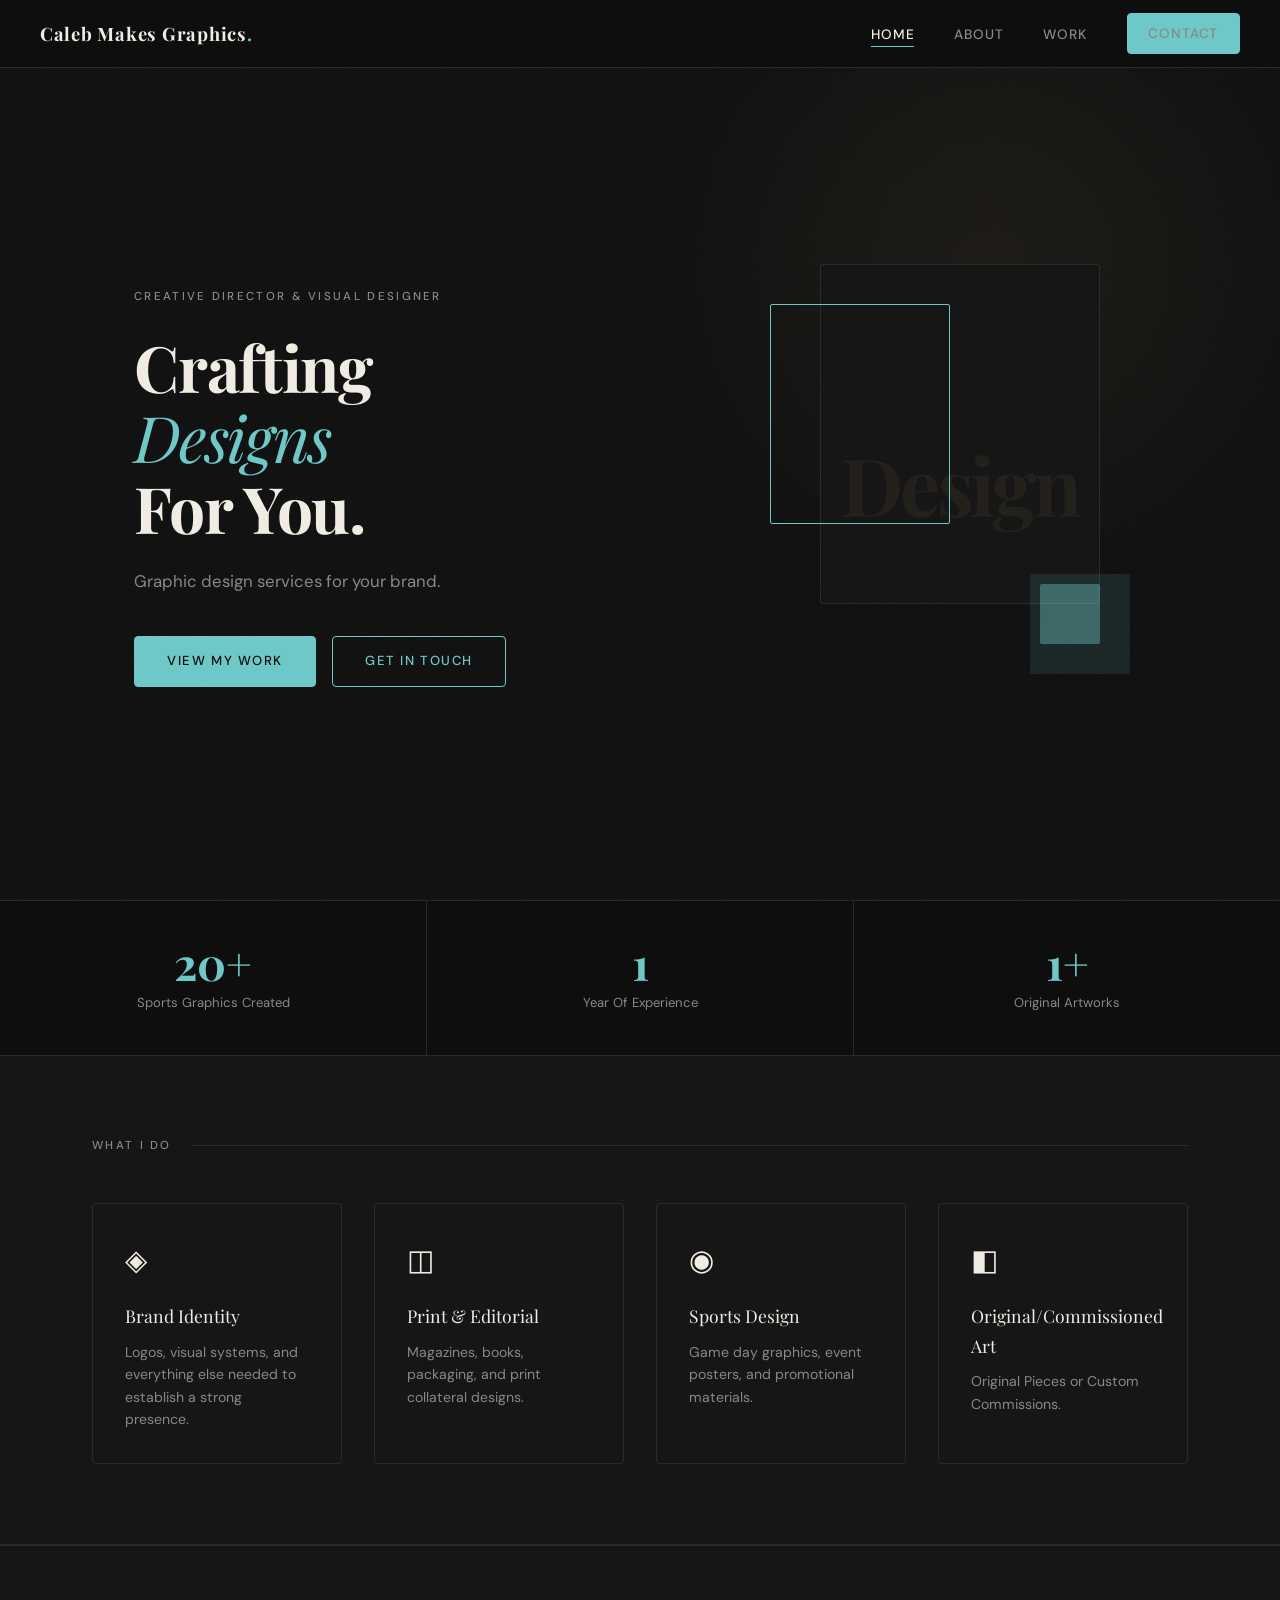
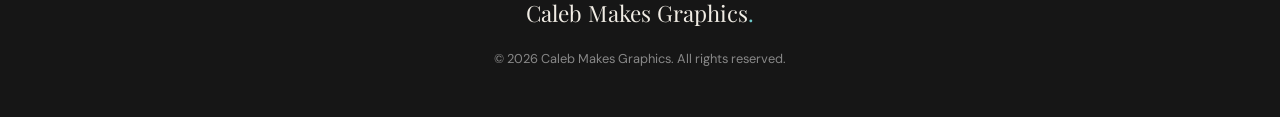
<file: index.html>
<!DOCTYPE html>
<html lang="en">
<head>
  <meta charset="UTF-8" />
  <meta name="viewport" content="width=device-width, initial-scale=1.0" />
  <title>Caleb Makes Graphics</title>
  <meta name="description" content="Award-winning graphic design studio specialising in brand identity, editorial, and digital experiences." />

  <!-- Google Fonts -->
  <link rel="preconnect" href="https://fonts.googleapis.com" />
  <link rel="preconnect" href="https://fonts.gstatic.com" crossorigin />
  <link href="https://fonts.googleapis.com/css2?family=Playfair+Display:ital,wght@0,400;0,700;1,400&family=DM+Sans:wght@300;400;500&display=swap" rel="stylesheet" />

  <!-- Shared stylesheet -->
  <link rel="stylesheet" href="css/style.css" />
  <link rel="icon" href="images/favicon.ico" type="image/x-icon" />
</head>
<body>

  <!-- ============================================================
       NAVIGATION (shared across all pages)
       nav.js automatically highlights the active link by filename.
  ============================================================ -->
  <nav>
    <a class="nav-logo" href="index.html">Caleb Makes Graphics<span>.</span></a>

    <ul class="nav-links">
      <li><a href="index.html">Home</a></li>
      <li><a href="about.html">About</a></li>
      <li><a href="projects.html">Work</a></li>
      <li><a href="contact.html" class="btn btn-solid" style="padding:0.5rem 1.3rem">Contact</a></li>
    </ul>

    <button class="hamburger" id="hamburger" aria-label="Toggle menu">
      <span></span><span></span><span></span>
    </button>
  </nav>

  <!-- Mobile dropdown -->
  <div class="mobile-menu" id="mobileMenu">
    <a href="index.html">Home</a>
    <a href="about.html">About</a>
    <a href="projects.html">Work</a>
    <a href="contact.html">Contact</a>
  </div>

  <!-- ============================================================
       MAIN CONTENT
       .page-enter triggers the fade-up animation on load.
  ============================================================ -->
  <main class="page-enter">

    <!-- ── HERO ─────────────────────────────────────────────── -->
    <section class="home-hero">
      <div class="hero-copy container">
        <div class="hero-eyebrow">
          <span class="label">Creative Director &amp; Visual Designer</span>
        </div>
        <h1 class="hero-title display">
          Crafting<br/>
          <span class="display-italic">Designs</span><br/>
          For You.
        </h1>
        <p class="hero-subtitle">
          Graphic design services for your brand.
        </p>
        <div class="hero-cta">
          <a href="projects.html" class="btn btn-solid">View My Work</a>
          <a href="contact.html" class="btn">Get in Touch</a>
        </div>
      </div>

      <!-- Abstract geometric art panel (hidden on mobile via CSS) -->
      <div class="hero-visual">
        <div class="hero-geo">
          <div class="geo-rect"></div>
          <div class="geo-rect"></div>
          <div class="geo-rect"></div>
          <div class="geo-rect"></div>
          <div class="geo-label">Design</div>
        </div>
      </div>
    </section>

    <!-- ── STATS BAR ──────────────────────────────────────────── -->
    <div class="stats">
      <div class="stat">
        <div class="stat-number">20+</div>
        <div class="stat-label">Sports Graphics Created</div>
      </div>
      <div class="stat">
        <div class="stat-number">1</div>
        <div class="stat-label">Year Of Experience</div>
      </div>
      <div class="stat">
        <div class="stat-number">1+</div>
        <div class="stat-label">Original Artworks</div>
      </div>
    </div>

    <!-- ── SERVICES ───────────────────────────────────────────── -->
    <div class="services-strip">
      <div class="container">
        <div class="divider"><span class="label">What I Do</span></div>
        <div class="services-grid">
          <div class="service-card">
            <div class="service-icon">◈</div>
            <div class="service-title">Brand Identity</div>
            <p class="service-desc">Logos, visual systems, and everything else needed to establish a strong presence.</p>
          </div>
          <div class="service-card">
            <div class="service-icon">◫</div>
            <div class="service-title">Print &amp; Editorial</div>
            <p class="service-desc">Magazines, books, packaging, and print collateral designs.</p>
          </div>
          <div class="service-card">
            <div class="service-icon">◉</div>
            <div class="service-title">Sports Design</div>
            <p class="service-desc">Game day graphics, event posters, and promotional materials.</p>
          </div>
          <div class="service-card">
            <div class="service-icon">◧</div>
            <div class="service-title">Original/Commissioned Art</div>
            <p class="service-desc">Original Pieces or Custom Commissions.</p>
          </div>
        </div>
      </div>
    </div>

  </main>

  <!-- ── FOOTER ─────────────────────────────────────────────── -->
  <footer>
    <div class="container">
      <div class="footer-logo">Caleb Makes Graphics<span>.</span></div>
      <p>&copy; 2026 Caleb Makes Graphics. All rights reserved.</p>
    </div>
  </footer>

  <!-- Shared navigation script -->
  <script src="js/nav.js"></script>
</body>
</html>
</file>
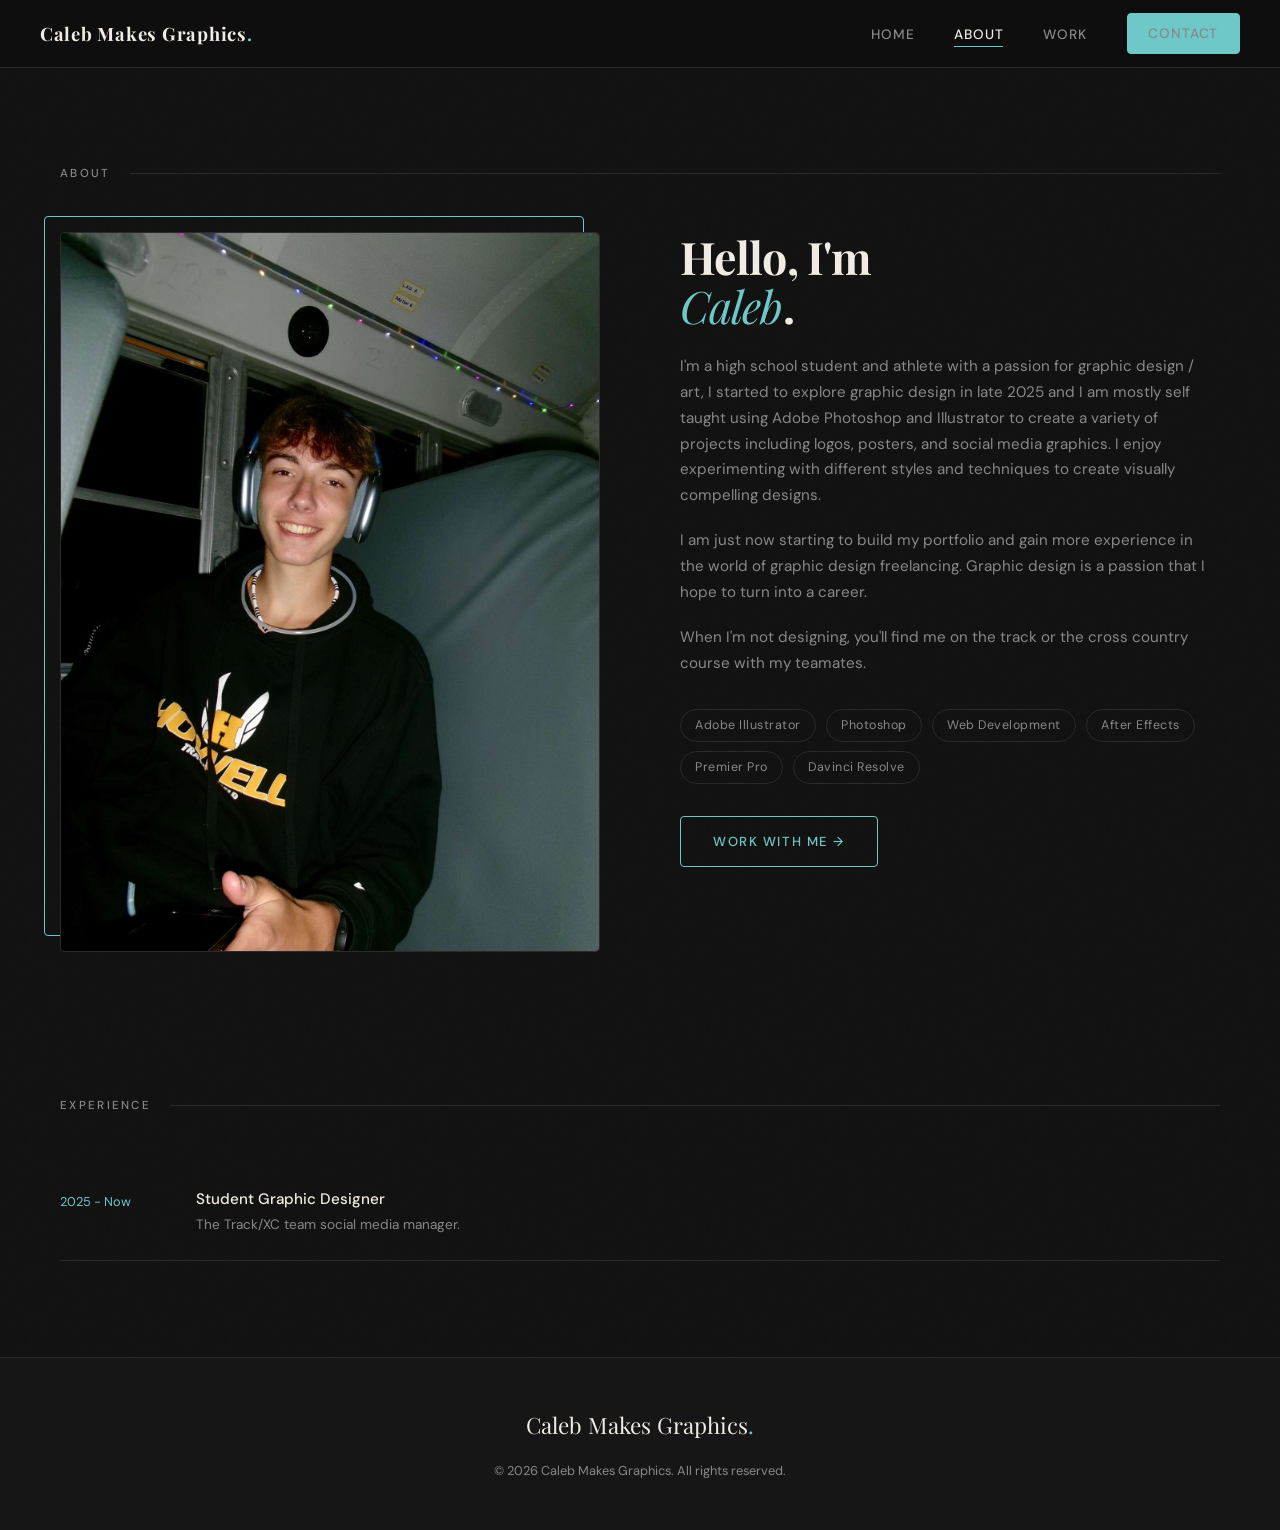
<file: about.html>
<!DOCTYPE html>
<html lang="en">
<head>
  <meta charset="UTF-8" />
  <meta name="viewport" content="width=device-width, initial-scale=1.0" />
  <title>Caleb Makes Graphics — About</title>
  <meta name="description" content="Learn about Alex Monroe — creative director and graphic designer based in New York City." />

  <!-- Google Fonts -->
  <link rel="preconnect" href="https://fonts.googleapis.com" />
  <link rel="preconnect" href="https://fonts.gstatic.com" crossorigin />
  <link href="https://fonts.googleapis.com/css2?family=Playfair+Display:ital,wght@0,400;0,700;1,400&family=DM+Sans:wght@300;400;500&display=swap" rel="stylesheet" />

  <!-- Shared stylesheet -->
  <link rel="stylesheet" href="css/style.css" />
  <link rel="icon" href="images/favicon.ico" type="image/x-icon" />
</head>
<body>

  <!-- ============================================================
       NAVIGATION
  ============================================================ -->
  <nav>
    <a class="nav-logo" href="index.html">Caleb Makes Graphics<span>.</span></a>

    <ul class="nav-links">
      <li><a href="index.html">Home</a></li>
      <li><a href="about.html">About</a></li>
      <li><a href="projects.html">Work</a></li>
      <li><a href="contact.html" class="btn btn-solid" style="padding:0.5rem 1.3rem">Contact</a></li>
    </ul>

    <button class="hamburger" id="hamburger" aria-label="Toggle menu">
      <span></span><span></span><span></span>
    </button>
  </nav>

  <div class="mobile-menu" id="mobileMenu">
    <a href="index.html">Home</a>
    <a href="about.html">About</a>
    <a href="projects.html">Work</a>
    <a href="contact.html">Contact</a>
  </div>

  <!-- ============================================================
       MAIN CONTENT
  ============================================================ -->
  <main class="page-enter">
    <div class="container section-pad">

      <div class="divider"><span class="label">About</span></div>

      <!-- ── BIO GRID ─────────────────────────────────────────── -->
      <div class="about-grid">

        <!-- ★ PORTRAIT PHOTO ★
             To use your own photo:
             1. Drop your image file into the  images/  folder
             2. Replace  images/portrait.jpg  below with your filename
             3. Update the alt text with your name
             Recommended size: at least 600 × 700 px.              -->
        <div class="about-img-wrap">
          <div class="about-portrait">
            <img
              src="images/Website portrait.JPG"
              alt="Caleb — Creative Director & Visual Designer"
              onerror="this.style.display='none';this.nextElementSibling.style.display='flex';"
              style="width:100%;height:100%;object-fit:cover;display:block;border-radius:inherit;"
            />
            <!-- Fallback shown when no photo is present yet -->
            <svg style="display:none;width:100%;height:100%" viewBox="0 0 100 120" fill="none" xmlns="http://www.w3.org/2000/svg">
              <ellipse cx="50" cy="35" rx="22" ry="24" fill="#c8a96e"/>
              <path d="M10 120 C10 80 90 80 90 120Z" fill="#c8a96e"/>
            </svg>
          </div>
        </div>

        <!-- Bio copy column -->
        <div class="about-copy">
          <h2 class="display">
            Hello, I'm<br/>
            <span class="display-italic">Caleb</span>.
          </h2>
          <p>
            I'm a high school student and athlete with a passion for graphic design / art,
            I started to explore graphic design in late 2025 and I am mostly self taught using Adobe Photoshop and Illustrator 
            to create a variety of projects including logos, posters, and social media graphics.
            I enjoy experimenting with different styles and techniques to create visually compelling designs.
          </p>
          <p>
            I am just now starting to build my portfolio and gain more experience in the world of graphic design freelancing.
            Graphic design is a passion that I hope to turn into a career.
          </p>
          <p>
            When I'm not designing, you'll find me on the track or the cross country course with my teamates.
          </p>

          <!-- Tool / software tags -->
          <div class="skills-list">
            <span class="skill-tag">Adobe Illustrator</span>
            <span class="skill-tag">Photoshop</span>
            <span class="skill-tag">Web Development</span>
            <span class="skill-tag">After Effects</span>
            <span class="skill-tag">Premier Pro</span>
            <span class="skill-tag">Davinci Resolve</span>
          </div>

          <a href="contact.html" class="btn">Work With Me →</a>
        </div>

      </div><!-- /.about-grid -->

      <!-- ── EXPERIENCE TIMELINE ──────────────────────────────── -->
      <div class="timeline">
        <div class="divider" style="margin-top:5rem">
          <span class="label">Experience</span>
        </div>

        <div class="timeline-item">
          <div class="timeline-year">2025 - Now</div>
          <div>
            <div class="timeline-role">Student Graphic Designer</div>
            <div class="timeline-place">The Track/XC team social media manager.</div>
          </div>
        </div>

      </div><!-- /.timeline -->

    </div><!-- /.container -->
  </main>

  <!-- ── FOOTER ─────────────────────────────────────────────── -->
  <footer>
    <div class="container">
      <div class="footer-logo">Caleb Makes Graphics<span>.</span></div>
      <p>&copy; 2026 Caleb Makes Graphics. All rights reserved.</p>
    </div>
  </footer>

  <!-- Shared navigation script -->
  <script src="js/nav.js"></script>
</body>
</html>
</file>
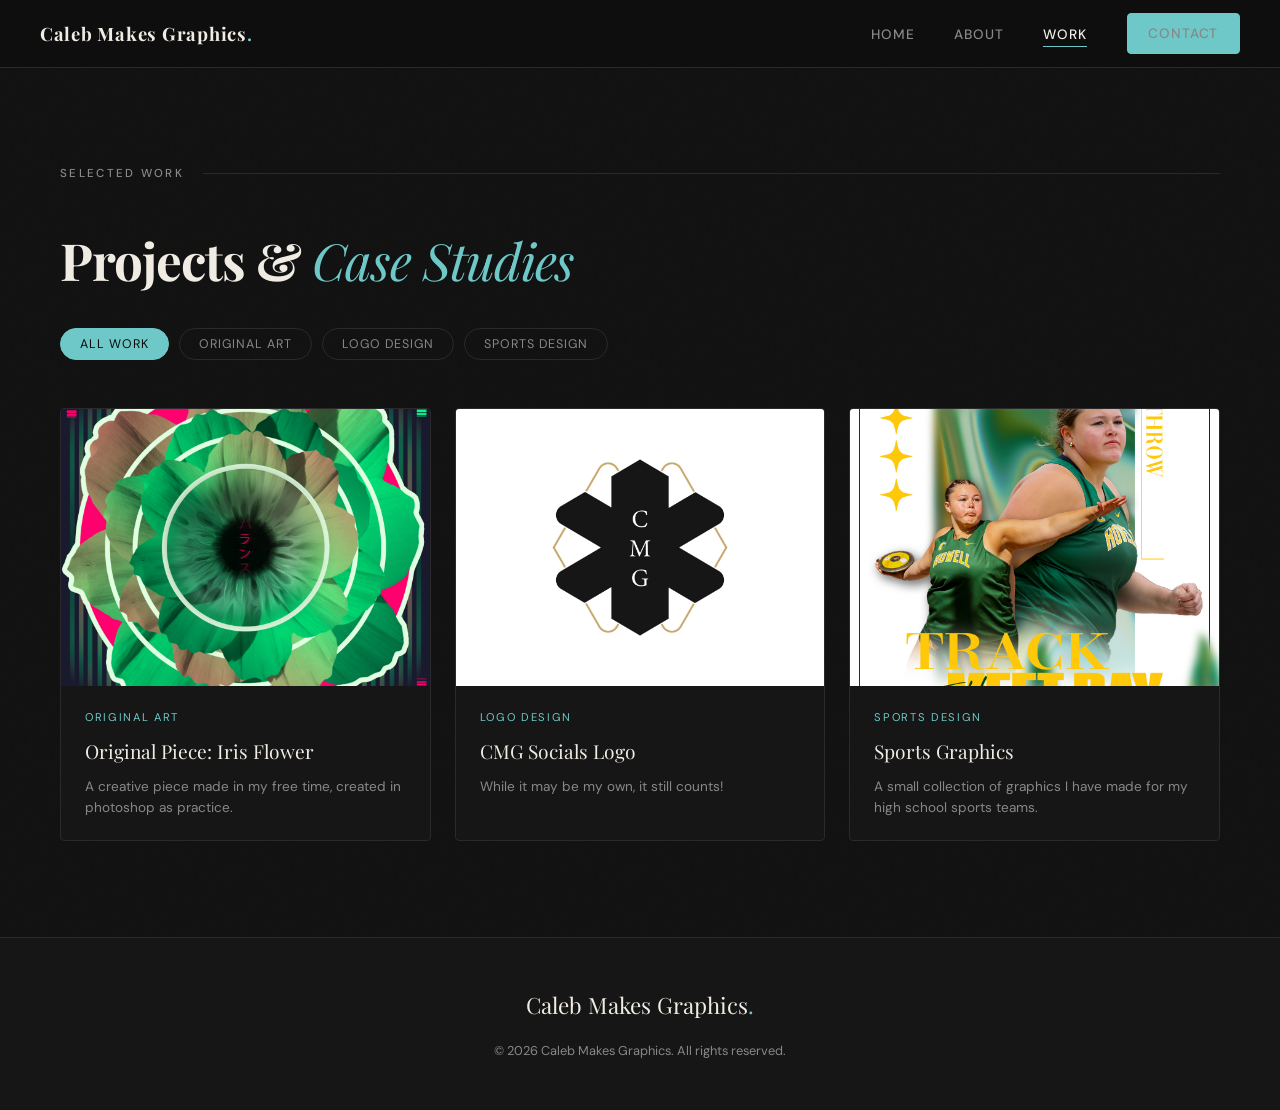
<file: projects.html>
<!DOCTYPE html>
<html lang="en">
<head>
  <meta charset="UTF-8" />
  <meta name="viewport" content="width=device-width, initial-scale=1.0" />
  <title>Caleb Makes Graphics — Work</title>
  <meta name="description" content="Selected projects and case studies by Alex Monroe — brand identity, editorial, digital design, and motion." />

  <!-- Google Fonts -->
  <link rel="preconnect" href="https://fonts.googleapis.com" />
  <link rel="preconnect" href="https://fonts.gstatic.com" crossorigin />
  <link href="https://fonts.googleapis.com/css2?family=Playfair+Display:ital,wght@0,400;0,700;1,400&family=DM+Sans:wght@300;400;500&display=swap" rel="stylesheet" />

  <!-- Shared stylesheet -->
  <link rel="stylesheet" href="css/style.css" />
  <link rel="icon" href="images/favicon.ico" type="image/x-icon" />
</head>
<body>

  <!-- ============================================================
       NAVIGATION
  ============================================================ -->
  <nav>
    <a class="nav-logo" href="index.html">Caleb Makes Graphics<span>.</span></a>

    <ul class="nav-links">
      <li><a href="index.html">Home</a></li>
      <li><a href="about.html">About</a></li>
      <li><a href="projects.html">Work</a></li>
      <li><a href="contact.html" class="btn btn-solid" style="padding:0.5rem 1.3rem">Contact</a></li>
    </ul>

    <button class="hamburger" id="hamburger" aria-label="Toggle menu">
      <span></span><span></span><span></span>
    </button>
  </nav>

  <div class="mobile-menu" id="mobileMenu">
    <a href="index.html">Home</a>
    <a href="about.html">About</a>
    <a href="projects.html">Work</a>
    <a href="contact.html">Contact</a>
  </div>

  <!-- ============================================================
       MAIN CONTENT
       The filter bar and project cards are injected by projects.js.
  ============================================================ -->
  <main class="page-enter">
    <div class="container section-pad">

      <div class="divider"><span class="label">Selected Work</span></div>

      <h1 class="display" style="font-size:clamp(2rem,4vw,3.5rem);margin-bottom:2.5rem">
        Projects &amp; <span class="display-italic">Case Studies</span>
      </h1>

      <!-- Filter buttons — populated by projects.js -->
      <div class="filter-bar" id="filterBar"></div>

      <!-- Project cards — populated by projects.js -->
      <div class="projects-grid" id="projectsGrid"></div>

    </div>
  </main>

  <!-- ── PROJECT LIGHTBOX MODAL ─────────────────────────────────
       Hidden by default. Opened by openModal(id) in projects.js.
       Clicking the dark overlay or pressing Escape closes it.
  ─────────────────────────────────────────────────────────────── -->
  <div class="modal-overlay" id="modalOverlay" onclick="closeModal(event)">
    <div class="modal" id="modal">
      <div class="modal-header" id="modalHeader">
        <!-- Populated by projects.js -->
      </div>
      <div class="modal-body" id="modalBody">
        <!-- Populated by projects.js -->
      </div>
    </div>
  </div>

  <!-- ── FOOTER ─────────────────────────────────────────────── -->
  <footer>
    <div class="container">
      <div class="footer-logo">Caleb Makes Graphics<span>.</span></div>
      <p>&copy; 2026 Caleb Makes Graphics. All rights reserved.</p>
    </div>
  </footer>

  <!-- Shared nav script + page-specific projects script -->
  <script src="js/nav.js"></script>
  <script src="js/projects.js"></script>
</body>
</html>
</file>
<file: css/style.css>
/* ================================================================
   style.css — Shared styles for the entire portfolio site
   Import order: tokens → reset → typography → layout →
                 nav → components → pages → responsive
   ================================================================ */

/* ----------------------------------------------------------------
   1. DESIGN TOKENS (CSS Custom Properties)
   Edit these to retheme the entire site from one place.
   ---------------------------------------------------------------- */
:root {
  /* Colours */
  --bg:      #0e0e0e;
  --surface: #161616;
  --border:  #2a2a2a;
  --text:    #f0ece4;
  --muted:   #888;
  --accent:  #6ec8c8;   /* warm gold */
  --accent2: #2e4b4b;
  --error:   #e05050;

  /* Typography */
  --font-display: 'Playfair Display', Georgia, serif;
  --font-body:    'DM Sans', sans-serif;

  /* Layout */
  --nav-h:  68px;
  --radius: 4px;

  /* Animation */
  --ease: cubic-bezier(0.4, 0, 0.2, 1);
}

/* ----------------------------------------------------------------
   2. RESET & BASE
   ---------------------------------------------------------------- */
*, *::before, *::after {
  box-sizing: border-box;
  margin: 0;
  padding: 0;
}

html { scroll-behavior: smooth; }

body {
  background: var(--bg);
  color: var(--text);
  font-family: var(--font-body);
  font-size: 16px;
  line-height: 1.7;
  overflow-x: hidden;
  /* Subtle grain texture for depth — purely decorative */
  background-image: url("data:image/svg+xml,%3Csvg xmlns='http://www.w3.org/2000/svg' width='200' height='200'%3E%3Cfilter id='n'%3E%3CfeTurbulence type='fractalNoise' baseFrequency='0.75' numOctaves='4' stitchTiles='stitch'/%3E%3C/filter%3E%3Crect width='200' height='200' filter='url(%23n)' opacity='0.04'/%3E%3C/svg%3E");
}

img { max-width: 100%; display: block; }
a   { color: inherit; text-decoration: none; }
ul  { list-style: none; }

/* ----------------------------------------------------------------
   3. TYPOGRAPHY HELPERS
   ---------------------------------------------------------------- */
.display {
  font-family: var(--font-display);
  font-weight: 700;
  line-height: 1.1;
  letter-spacing: -0.02em;
}

/* Italic gold accent used inside headings */
.display-italic {
  font-family: var(--font-display);
  font-style: italic;
  font-weight: 400;
  color: var(--accent);
}

/* ALL-CAPS eyebrow / section labels */
.label {
  font-size: 0.72rem;
  font-weight: 500;
  letter-spacing: 0.2em;
  text-transform: uppercase;
  color: var(--muted);
}

/* ----------------------------------------------------------------
   4. LAYOUT UTILITIES
   ---------------------------------------------------------------- */
.container {
  max-width: 1160px;
  margin: 0 auto;
  padding: 0 2rem;
}

/* Full-height page padding that clears the fixed nav */
.section-pad    { padding: calc(var(--nav-h) + 6rem) 0 6rem; }
.section-pad-sm { padding: 5rem 0; }

/* Horizontal rule with a floating label on the left */
.divider {
  display: flex;
  align-items: center;
  gap: 1.2rem;
  margin-bottom: 3rem;
}
.divider::after {
  content: '';
  flex: 1;
  height: 1px;
  background: var(--border);
}

/* Page fade-in animation — applied to the <main> on each page */
@keyframes fadeUp {
  from { opacity: 0; transform: translateY(24px); }
  to   { opacity: 1; transform: translateY(0); }
}
.page-enter {
  animation: fadeUp 0.55s var(--ease) both;
}

/* ----------------------------------------------------------------
   5. BUTTONS
   ---------------------------------------------------------------- */
.btn {
  display: inline-flex;
  align-items: center;
  gap: 0.6rem;
  padding: 0.85rem 2rem;
  border: 1px solid var(--accent);
  color: var(--accent);
  font-family: var(--font-body);
  font-size: 0.82rem;
  font-weight: 500;
  letter-spacing: 0.12em;
  text-transform: uppercase;
  cursor: pointer;
  background: transparent;
  border-radius: var(--radius);
  transition: background 0.22s, color 0.22s, transform 0.18s;
}
.btn:hover {
  background: var(--accent);
  color: var(--bg);
  transform: translateY(-2px);
}

/* Filled variant */
.btn-solid {
  background: var(--accent);
  color: var(--bg);
}
.btn-solid:hover {
  background: var(--accent2);
  color: var(--bg);
}

/* ----------------------------------------------------------------
   6. NAVIGATION
   Fixed glassmorphism bar shared by every page.
   nav.js handles the active-link highlighting and hamburger logic.
   ---------------------------------------------------------------- */
nav {
  position: fixed;
  top: 0; left: 0; right: 0;
  height: var(--nav-h);
  display: flex;
  align-items: center;
  justify-content: space-between;
  padding: 0 2.5rem;
  z-index: 100;
  background: rgba(14, 14, 14, 0.82);
  backdrop-filter: blur(14px);
  -webkit-backdrop-filter: blur(14px);
  border-bottom: 1px solid var(--border);
  transition: background 0.3s var(--ease);
}

.nav-logo {
  font-family: var(--font-display);
  font-size: 1.15rem;
  font-weight: 700;
  letter-spacing: 0.04em;
}
.nav-logo span { color: var(--accent); }

.nav-links {
  display: flex;
  gap: 2.5rem;
  align-items: center;
}
.nav-links a {
  font-size: 0.85rem;
  font-weight: 500;
  letter-spacing: 0.06em;
  text-transform: uppercase;
  color: var(--muted);
  transition: color 0.2s;
  position: relative;
}
/* Animated underline */
.nav-links a::after {
  content: '';
  position: absolute;
  bottom: -4px; left: 0;
  width: 0; height: 1px;
  background: var(--accent);
  transition: width 0.25s var(--ease);
}
.nav-links a:hover,
.nav-links a.active           { color: var(--text); }
.nav-links a:hover::after,
.nav-links a.active::after    { width: 100%; }

/* Hamburger — hidden on desktop, shown on mobile */
.hamburger {
  display: none;
  flex-direction: column;
  gap: 5px;
  cursor: pointer;
  background: none;
  border: none;
  padding: 4px;
}
.hamburger span {
  display: block;
  width: 24px; height: 1.5px;
  background: var(--text);
  transition: transform 0.3s, opacity 0.3s;
}
/* Hamburger → X morphing animation */
.hamburger.open span:nth-child(1) { transform: translateY(6.5px) rotate(45deg); }
.hamburger.open span:nth-child(2) { opacity: 0; }
.hamburger.open span:nth-child(3) { transform: translateY(-6.5px) rotate(-45deg); }

/* Full-width dropdown for mobile nav */
.mobile-menu {
  display: none;
  position: fixed;
  top: var(--nav-h); left: 0; right: 0;
  background: rgba(14, 14, 14, 0.97);
  backdrop-filter: blur(14px);
  padding: 2rem;
  flex-direction: column;
  gap: 1.5rem;
  border-bottom: 1px solid var(--border);
  z-index: 99;
}
.mobile-menu.open { display: flex; }
.mobile-menu a {
  font-size: 1.4rem;
  font-family: var(--font-display);
  color: var(--muted);
  transition: color 0.2s;
}
.mobile-menu a:hover,
.mobile-menu a.active { color: var(--text); }

/* ----------------------------------------------------------------
   7. FOOTER
   Shared footer used on every page.
   ---------------------------------------------------------------- */
footer {
  background: var(--surface);
  border-top: 1px solid var(--border);
  padding: 3rem 0;
  text-align: center;
}
footer .footer-logo {
  font-family: var(--font-display);
  font-size: 1.4rem;
  margin-bottom: 1rem;
}
footer .footer-logo span { color: var(--accent); }
footer p { font-size: 0.8rem; color: var(--muted); }

/* ================================================================
   PAGE-SPECIFIC STYLES
   Grouped here to keep each HTML file lightweight. Prefix rules
   with a page class or comment block for clarity.
   ================================================================ */

/* ----------------------------------------------------------------
   HOME PAGE
   ---------------------------------------------------------------- */
.home-hero {
  min-height: 100vh;
  display: grid;
  grid-template-columns: 1fr 1fr;
  align-items: center;
  padding-top: var(--nav-h);
  position: relative;
  overflow: hidden;
}

/* Large radial glow behind the hero text column */
.home-hero::before {
  content: '';
  position: absolute;
  top: -10%; right: -5%;
  width: 55vw; height: 55vw;
  border-radius: 50%;
  background: radial-gradient(circle, rgba(200,169,110,0.07) 0%, transparent 70%);
  pointer-events: none;
}

.hero-copy {
  padding: 4rem 2rem 4rem 2rem;
  max-width: 580px;
}
.hero-eyebrow { margin-bottom: 1.5rem; }
.hero-title {
  font-size: clamp(2.8rem, 5vw, 5rem);
  margin-bottom: 1.5rem;
}
.hero-subtitle {
  font-size: 1.05rem;
  color: var(--muted);
  max-width: 420px;
  margin-bottom: 2.5rem;
}
.hero-cta { display: flex; gap: 1rem; flex-wrap: wrap; }

/* Right panel: abstract geometric composition */
.hero-visual {
  position: relative;
  height: 100%;
  min-height: 500px;
  display: flex;
  align-items: center;
  justify-content: center;
}
.hero-geo {
  position: relative;
  width: 380px; height: 440px;
}
.geo-rect {
  position: absolute;
  border-radius: 2px;
}
.geo-rect:nth-child(1) {
  width: 280px; height: 340px;
  top: 0; left: 50px;
  background: var(--surface);
  border: 1px solid var(--border);
}
.geo-rect:nth-child(2) {
  width: 180px; height: 220px;
  top: 40px; left: 0;
  background: transparent;
  border: 1px solid var(--accent);
  animation: floatA 6s ease-in-out infinite;
}
.geo-rect:nth-child(3) {
  width: 100px; height: 100px;
  bottom: 30px; right: 20px;
  background: var(--accent);
  opacity: 0.12;
}
.geo-rect:nth-child(4) {
  width: 60px; height: 60px;
  bottom: 60px; right: 50px;
  background: var(--accent);
  opacity: 0.4;
  animation: floatB 5s ease-in-out infinite 1s;
}
.geo-label {
  position: absolute;
  top: 50%; left: 50%;
  transform: translate(-50%, -50%);
  font-family: var(--font-display);
  font-size: 5rem;
  font-weight: 700;
  color: rgba(200,169,110,0.08);
  white-space: nowrap;
  pointer-events: none;
  letter-spacing: -0.04em;
}

@keyframes floatA {
  0%, 100% { transform: translate(0, 0); }
  50%       { transform: translate(-8px, -12px); }
}
@keyframes floatB {
  0%, 100% { transform: translate(0, 0) rotate(0deg); }
  50%       { transform: translate(6px, -10px) rotate(8deg); }
}

/* Stats bar */
.stats {
  display: grid;
  grid-template-columns: repeat(3, 1fr);
  gap: 1px;
  background: var(--border);
  border-top: 1px solid var(--border);
}
.stat {
  background: var(--bg);
  padding: 2.5rem 2rem;
  text-align: center;
}
.stat-number {
  font-family: var(--font-display);
  font-size: 2.8rem;
  font-weight: 700;
  color: var(--accent);
  line-height: 1;
  margin-bottom: 0.4rem;
}
.stat-label { font-size: 0.82rem; color: var(--muted); }

/* Services strip */
.services-strip {
  padding: 5rem 0;
  background: var(--surface);
  border-top: 1px solid var(--border);
  border-bottom: 1px solid var(--border);
}
.services-grid {
  display: grid;
  grid-template-columns: repeat(auto-fit, minmax(220px, 1fr));
  gap: 2rem;
}
.service-card {
  padding: 2rem;
  border: 1px solid var(--border);
  border-radius: var(--radius);
  transition: border-color 0.25s, transform 0.25s;
}
.service-card:hover {
  border-color: var(--accent);
  transform: translateY(-4px);
}
.service-icon  { font-size: 1.8rem; margin-bottom: 1rem; }
.service-title {
  font-family: var(--font-display);
  font-size: 1.1rem;
  margin-bottom: 0.6rem;
}
.service-desc { font-size: 0.88rem; color: var(--muted); line-height: 1.6; }

/* ----------------------------------------------------------------
   ABOUT PAGE
   ---------------------------------------------------------------- */
.about-grid {
  display: grid;
  grid-template-columns: 1fr 1fr;
  gap: 5rem;
  align-items: start;
}

/* Portrait with offset gold-border frame */
.about-img-wrap { position: relative; }
.about-img-wrap::before {
  content: '';
  position: absolute;
  top: -16px; left: -16px;
  right: 16px; bottom: 16px;
  border: 1px solid var(--accent);
  border-radius: var(--radius);
  pointer-events: none;
  z-index: 0;
}
.about-portrait {
  position: relative;
  z-index: 1;
  width: 100%; aspect-ratio: 3/4;
  background: var(--surface);
  border-radius: var(--radius);
  border: 1px solid var(--border);
  display: flex;
  align-items: center;
  justify-content: center;
  overflow: hidden;
}
.about-portrait svg { width: 60%; height: 60%; opacity: 0.12; }

.about-copy h2 { font-size: clamp(2rem, 3.5vw, 3rem); margin-bottom: 1.5rem; }
.about-copy p  { color: var(--muted); font-size: 0.95rem; margin-bottom: 1.2rem; }
.about-copy p:last-of-type { margin-bottom: 2rem; }

/* Skill / tool pill tags */
.skills-list { display: flex; flex-wrap: wrap; gap: 0.6rem; margin-bottom: 2rem; }
.skill-tag {
  padding: 0.3rem 0.9rem;
  border: 1px solid var(--border);
  border-radius: 99px;
  font-size: 0.78rem;
  color: var(--muted);
  letter-spacing: 0.04em;
  transition: border-color 0.2s, color 0.2s;
}
.skill-tag:hover { border-color: var(--accent); color: var(--accent); }

/* Experience timeline */
.timeline { padding-top: 4rem; }
.timeline-item {
  display: grid;
  grid-template-columns: 7rem 1fr;
  gap: 1.5rem;
  padding: 1.5rem 0;
  border-bottom: 1px solid var(--border);
}
.timeline-year  { font-size: 0.8rem; color: var(--accent); padding-top: 0.25rem; }
.timeline-role  { font-size: 0.95rem; font-weight: 500; }
.timeline-place { font-size: 0.85rem; color: var(--muted); }

/* ----------------------------------------------------------------
   PROJECTS PAGE
   ---------------------------------------------------------------- */
.filter-bar { display: flex; gap: 0.6rem; flex-wrap: wrap; margin-bottom: 3rem; }
.filter-btn {
  padding: 0.45rem 1.2rem;
  border: 1px solid var(--border);
  border-radius: 99px;
  font-size: 0.78rem;
  letter-spacing: 0.08em;
  text-transform: uppercase;
  color: var(--muted);
  cursor: pointer;
  background: transparent;
  font-family: var(--font-body);
  transition: border-color 0.2s, color 0.2s, background 0.2s;
}
.filter-btn:hover { border-color: var(--accent); color: var(--accent); }
.filter-btn.active {
  background: var(--accent);
  border-color: var(--accent);
  color: var(--bg);
}

/* Responsive card grid */
.projects-grid {
  display: grid;
  grid-template-columns: repeat(auto-fill, minmax(320px, 1fr));
  gap: 1.5rem;
}

.project-card {
  background: var(--surface);
  border: 1px solid var(--border);
  border-radius: var(--radius);
  overflow: hidden;
  cursor: pointer;
  transition: border-color 0.25s, transform 0.25s;
}
.project-card:hover {
  border-color: var(--accent);
  transform: translateY(-6px);
}

.project-thumb {
  aspect-ratio: 4/3;
  display: flex;
  align-items: center;
  justify-content: center;
  position: relative;
  overflow: hidden;
}
.project-thumb-icon { font-size: 3rem; opacity: 0.5; position: relative; z-index: 1; }

/* Darken thumbnail on hover */
.project-thumb::after {
  content: '';
  position: absolute;
  inset: 0;
  background: rgba(14,14,14,0.5);
  opacity: 0;
  transition: opacity 0.3s;
}
.project-card:hover .project-thumb::after { opacity: 1; }

.project-info     { padding: 1.4rem 1.5rem; }
.project-category { font-size: 0.7rem; letter-spacing: 0.15em; text-transform: uppercase; color: var(--accent); margin-bottom: 0.5rem; }
.project-title    { font-family: var(--font-display); font-size: 1.2rem; margin-bottom: 0.5rem; }
.project-desc     { font-size: 0.85rem; color: var(--muted); line-height: 1.55; }

/* Lightbox / modal overlay */
.modal-overlay {
  display: none;
  position: fixed;
  inset: 0;
  background: rgba(0,0,0,0.92);
  z-index: 200;
  overflow-y: auto;
  padding: 2rem;
  align-items: flex-start;
  justify-content: center;
}
.modal-overlay.open { display: flex; }
.modal {
  background: var(--surface);
  border: 1px solid var(--border);
  border-radius: var(--radius);
  max-width: 760px;
  width: 100%;
  margin: auto;
  overflow: hidden;
  animation: fadeUp 0.35s var(--ease);
}
.modal-header {
  aspect-ratio: 16/9;
  display: flex;
  align-items: center;
  justify-content: center;
  font-size: 5rem;
  position: relative;
  overflow: hidden;
}

/* ── Carousel ─────────────────────────────────────────────────── */
.carousel {
  position: absolute;
  inset: 0;
  display: flex;
  align-items: center;
  justify-content: center;
}
.carousel-track {
  width: 100%;
  height: 100%;
  display: flex;
  align-items: center;
  justify-content: center;
}
/* object-fit: contain → always shows the full image, no cropping */
.carousel-img {
  max-width: 100%;
  max-height: 100%;
  width: auto;
  height: auto;
  object-fit: contain;
  display: block;
}
.carousel-arrow {
  position: absolute;
  top: 50%;
  transform: translateY(-50%);
  background: rgba(0,0,0,0.55);
  border: 1px solid rgba(255,255,255,0.15);
  color: #fff;
  width: 38px;
  height: 38px;
  border-radius: 50%;
  cursor: pointer;
  font-size: 1rem;
  display: flex;
  align-items: center;
  justify-content: center;
  transition: background 0.2s;
  z-index: 2;
  left: 0.75rem;
}
.carousel-arrow:hover   { background: var(--accent); border-color: var(--accent); }
.carousel-arrow-right   { left: auto; right: 0.75rem; }
.carousel-dots {
  position: absolute;
  bottom: 0.6rem;
  left: 50%;
  transform: translateX(-50%);
  display: flex;
  gap: 0.4rem;
  z-index: 2;
}
.carousel-dot {
  width: 7px;
  height: 7px;
  border-radius: 50%;
  border: 1px solid rgba(255,255,255,0.4);
  background: rgba(255,255,255,0.2);
  cursor: pointer;
  padding: 0;
  transition: background 0.2s, border-color 0.2s;
}
.carousel-dot.active,
.carousel-dot:hover { background: var(--accent); border-color: var(--accent); }
.modal-body      { padding: 2rem 2.5rem; }
.modal-body h2   { font-family: var(--font-display); font-size: 2rem; margin-bottom: 1rem; }
.modal-body p    { color: var(--muted); font-size: 0.92rem; margin-bottom: 1.2rem; }
.modal-tags      { display: flex; gap: 0.5rem; flex-wrap: wrap; margin-bottom: 1.5rem; }
.modal-tag {
  padding: 0.25rem 0.8rem;
  border: 1px solid var(--border);
  border-radius: 99px;
  font-size: 0.75rem;
  color: var(--muted);
}
.modal-close {
  position: absolute;
  top: 1rem; right: 1rem;
  background: rgba(0,0,0,0.5);
  border: 1px solid var(--border);
  color: var(--text);
  width: 36px; height: 36px;
  border-radius: 50%;
  cursor: pointer;
  font-size: 1rem;
  display: flex;
  align-items: center;
  justify-content: center;
  transition: background 0.2s;
  font-family: var(--font-body);
}
.modal-close:hover { background: var(--accent); color: var(--bg); }

/* ----------------------------------------------------------------
   CONTACT PAGE
   ---------------------------------------------------------------- */
.contact-grid {
  display: grid;
  grid-template-columns: 1fr 1.4fr;
  gap: 5rem;
  align-items: start;
}
.contact-info h2 { font-size: clamp(2rem, 3.5vw, 3rem); margin-bottom: 1.2rem; }
.contact-info p  { color: var(--muted); font-size: 0.95rem; margin-bottom: 2rem; }

.contact-detail {
  display: flex;
  align-items: center;
  gap: 1rem;
  margin-bottom: 1.2rem;
}
.contact-detail-icon {
  width: 40px; height: 40px;
  border: 1px solid var(--border);
  border-radius: 50%;
  display: flex;
  align-items: center;
  justify-content: center;
  font-size: 1rem;
  flex-shrink: 0;
}
.contact-detail-label { font-size: 0.78rem; color: var(--muted); }
.contact-detail-value { font-size: 0.92rem; }

.social-links { display: flex; gap: 0.8rem; margin-top: 2.5rem; }
.social-link {
  width: 40px; height: 40px;
  border: 1px solid var(--border);
  border-radius: var(--radius);
  display: flex;
  align-items: center;
  justify-content: center;
  font-size: 0.9rem;
  color: var(--muted);
  transition: border-color 0.2s, color 0.2s, transform 0.2s;
}
.social-link:hover { border-color: var(--accent); color: var(--accent); transform: translateY(-3px); }

/* Contact form card */
.contact-form { background: var(--surface); border: 1px solid var(--border); border-radius: var(--radius); padding: 2.5rem; }

.form-group { margin-bottom: 1.5rem; }
.form-group label {
  display: block;
  font-size: 0.78rem;
  letter-spacing: 0.1em;
  text-transform: uppercase;
  color: var(--muted);
  margin-bottom: 0.5rem;
}
.form-group input,
.form-group select,
.form-group textarea {
  width: 100%;
  background: var(--bg);
  border: 1px solid var(--border);
  border-radius: var(--radius);
  color: var(--text);
  font-family: var(--font-body);
  font-size: 0.92rem;
  padding: 0.85rem 1rem;
  outline: none;
  transition: border-color 0.2s;
  resize: vertical;
}
.form-group input:focus,
.form-group select:focus,
.form-group textarea:focus { border-color: var(--accent); }
.form-group textarea { min-height: 130px; }
.form-row { display: grid; grid-template-columns: 1fr 1fr; gap: 1rem; }

/* Inline form error message */
.form-error {
  color: var(--error);
  font-size: 0.82rem;
  margin-bottom: 1rem;
  display: none;
}

/* Success state shown after submission */
.form-success {
  display: none;
  text-align: center;
  padding: 3rem 1rem;
}
.form-success .success-icon { font-size: 3rem; margin-bottom: 1rem; }
.form-success h3 { font-family: var(--font-display); font-size: 1.6rem; margin-bottom: 0.8rem; }
.form-success p  { color: var(--muted); font-size: 0.9rem; }

/* ----------------------------------------------------------------
   8. RESPONSIVE BREAKPOINTS
   ---------------------------------------------------------------- */
@media (max-width: 900px) {
  .home-hero    { grid-template-columns: 1fr; }
  .hero-visual  { display: none; }   /* hide geometric art on small screens */
  .about-grid   { grid-template-columns: 1fr; }
  .about-img-wrap { max-width: 340px; }
  .contact-grid { grid-template-columns: 1fr; gap: 3rem; }
  .stats        { grid-template-columns: 1fr 1fr; }
}

@media (max-width: 640px) {
  nav           { padding: 0 1.2rem; }
  .nav-links    { display: none; }
  .hamburger    { display: flex; }
  .container    { padding: 0 1.2rem; }
  .section-pad  { padding: calc(var(--nav-h) + 3.5rem) 0 3.5rem; }
  .stats        { grid-template-columns: 1fr; }
  .form-row     { grid-template-columns: 1fr; }
  .hero-copy    { padding: 4rem 1.2rem 2rem; }
  .contact-form { padding: 1.5rem; }
  .modal-body   { padding: 1.5rem; }
}
</file>
